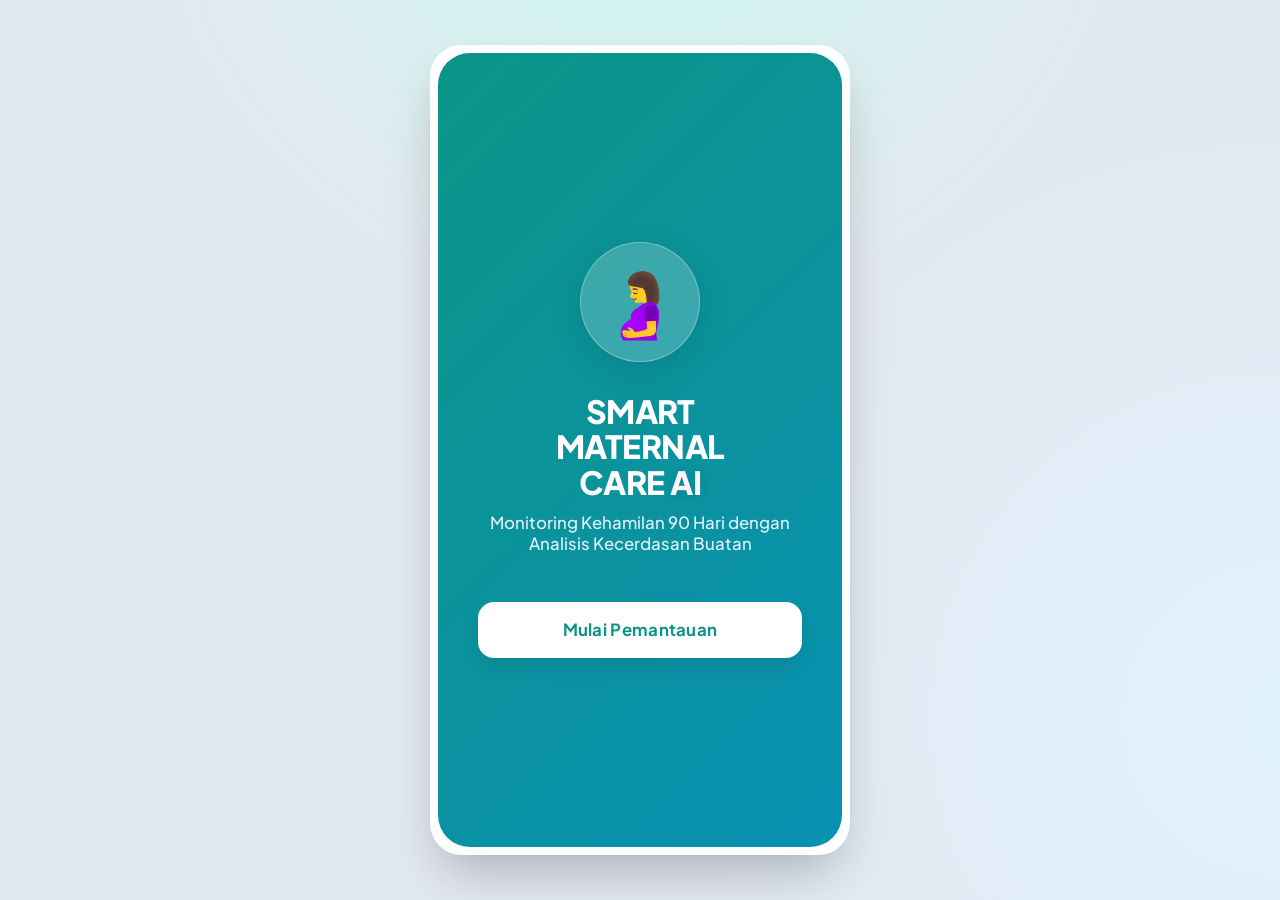
<file: index.html>
<!DOCTYPE html>
<html lang="id">
<head>
    <meta charset="UTF-8">
    <meta name="viewport" content="width=device-width, initial-scale=1.0">
    <title>Smart Maternal Care AI</title>
    <link rel="stylesheet" href="css/style.css">
</head>
<body>
    <div class="app-container">
        <main class="landing-page">
            <div class="hero-section">
                <div class="icon-wrapper">
                    <div class="icon-maternal">🤰</div>
                </div>
                <h1 class="app-title">SMART<br>MATERNAL<br>CARE <span>AI</span></h1>
                <p class="app-subtitle">Monitoring Kehamilan 90 Hari dengan Analisis Kecerdasan Buatan</p>
            </div>
            
            <div class="action-section" style="width: 100%;">
                <a href="register.html" class="btn btn-primary">Mulai Pemantauan</a>
            </div>
        </main>
    </div>

    <script>
        document.addEventListener("DOMContentLoaded", () => {
            const dataIbuTerdaftar = localStorage.getItem('ibu_hamil');
            
            if (dataIbuTerdaftar) {
                console.log("Ibu sudah terdaftar. Mengalihkan langsung ke Daily Tracker...");
                window.location.href = 'daily.html'; 
            }
        });
    </script>
</body>
</html>
</file>
<file: css/style.css>
@import url('https://fonts.googleapis.com/css2?family=Plus+Jakarta+Sans:wght@400;500;600;700;800&display=swap');

:root {
    --primary-color: #0d9488;
    --primary-gradient: linear-gradient(135deg, #0d9488 0%, #0891b2 100%);
    --secondary-color: #ec4899;
    --bg-color: #e2e8f0;
    --card-bg: rgba(255, 255, 255, 0.95);
    --text-main: #0f172a;
    --text-muted: #64748b;
    --border-color: #e2e8f0;
    --border-radius-lg: 24px;
    --border-radius-md: 16px;
    --shadow-soft: 0 10px 40px -10px rgba(0,0,0,0.08);
    --shadow-inner: inset 0 2px 4px 0 rgba(0, 0, 0, 0.04);
}

* { margin: 0; padding: 0; box-sizing: border-box; }

body {
    font-family: 'Plus Jakarta Sans', sans-serif;
    background-color: var(--bg-color);
    background-image: radial-gradient(circle at 50% -20%, #ccfbf1 0%, transparent 40%), 
                      radial-gradient(circle at 100% 80%, #e0f2fe 0%, transparent 40%);
    color: var(--text-main);
    display: flex;
    justify-content: center;
    align-items: center;
    min-height: 100vh;
}

/* Simulasi Device Modern */
.app-container {
    width: 100%;
    max-width: 420px;
    background-color: #f8fafc;
    min-height: 100vh;
    position: relative;
    display: flex;
    flex-direction: column;
    overflow: hidden;
}

@media (min-width: 480px) {
    .app-container {
        min-height: 90vh;
        border-radius: 32px;
        box-shadow: 0 25px 50px -12px rgba(0, 0, 0, 0.25);
        border: 8px solid #ffffff;
    }
}

/* --- Landing Page --- */
.landing-page {
    flex: 1;
    display: flex;
    flex-direction: column;
    justify-content: center;
    align-items: center;
    padding: 2.5rem;
    text-align: center;
    background: var(--primary-gradient);
    color: white;
    border-radius: inherit;
}

.hero-section {
    margin-bottom: 3rem;
    animation: fadeInUp 0.8s ease-out forwards;
}

.icon-wrapper {
    width: 120px;
    height: 120px;
    background: rgba(255, 255, 255, 0.2);
    border-radius: 50%;
    display: flex;
    align-items: center;
    justify-content: center;
    margin: 0 auto 2rem;
    backdrop-filter: blur(10px);
    border: 1px solid rgba(255, 255, 255, 0.3);
    box-shadow: 0 8px 32px rgba(0, 0, 0, 0.1);
}

.icon-maternal { font-size: 4rem; }

.app-title {
    font-size: 2rem;
    font-weight: 800;
    margin-bottom: 0.75rem;
    line-height: 1.1;
    letter-spacing: -0.5px;
}

.app-title span { color: #fdf2f8; text-shadow: 0 2px 10px rgba(0,0,0,0.1); }

.app-subtitle {
    font-size: 1.05rem;
    color: #e0f2fe;
    font-weight: 500;
}

/* --- Tombol Premium --- */
.btn {
    display: inline-block;
    width: 100%;
    text-align: center;
    padding: 1.1rem 1.5rem;
    border-radius: var(--border-radius-md);
    font-weight: 700;
    text-decoration: none;
    transition: all 0.3s cubic-bezier(0.4, 0, 0.2, 1);
    border: none;
    cursor: pointer;
    font-size: 1.05rem;
    letter-spacing: 0.3px;
}

.btn-primary {
    background: white;
    color: var(--primary-color);
    box-shadow: 0 10px 25px -5px rgba(0, 0, 0, 0.1);
}

.btn-primary:hover {
    transform: translateY(-3px);
    box-shadow: 0 15px 30px -5px rgba(0, 0, 0, 0.2);
}

.btn-gradient {
    background: var(--primary-gradient);
    color: white;
    box-shadow: 0 10px 20px -5px rgba(13, 148, 136, 0.4);
}

.btn-gradient:hover {
    transform: translateY(-2px);
    box-shadow: 0 15px 25px -5px rgba(13, 148, 136, 0.5);
}

/* --- Header & Form Styles --- */
.app-header {
    padding: 2.5rem 1.5rem 1.5rem;
    background: var(--primary-gradient);
    color: white;
    border-bottom-left-radius: 24px;
    border-bottom-right-radius: 24px;
    box-shadow: var(--shadow-soft);
}

.app-header h2 { font-size: 1.5rem; font-weight: 700; margin-bottom: 0.5rem; }
.app-header p { font-size: 0.9rem; color: #e0f2fe; opacity: 0.9; }

.form-container {
    padding: 1.5rem;
    flex: 1;
    overflow-y: auto;
    margin-top: -1.5rem;
}

.card {
    background-color: var(--card-bg);
    border-radius: var(--border-radius-lg);
    padding: 1.75rem 1.5rem;
    box-shadow: var(--shadow-soft);
    border: 1px solid rgba(255,255,255,0.8);
    backdrop-filter: blur(10px);
}

.form-group { margin-bottom: 1.5rem; }

.form-group label {
    display: block;
    font-size: 0.85rem;
    font-weight: 600;
    color: var(--text-muted);
    margin-bottom: 0.5rem;
    text-transform: uppercase;
    letter-spacing: 0.5px;
}

.input-wrapper { position: relative; }

.form-group input {
    width: 100%;
    padding: 1rem 1rem 1rem 3rem;
    border: 2px solid transparent;
    border-radius: var(--border-radius-md);
    font-size: 1rem;
    font-family: inherit;
    font-weight: 500;
    transition: all 0.3s ease;
    background-color: #f1f5f9;
    color: var(--text-main);
    box-shadow: var(--shadow-inner);
}

.form-group input:focus {
    outline: none;
    border-color: var(--primary-color);
    background-color: white;
    box-shadow: 0 0 0 4px rgba(13, 148, 136, 0.1);
}

.input-icon {
    position: absolute;
    left: 1rem;
    top: 50%;
    transform: translateY(-50%);
    color: #94a3b8;
    font-size: 1.25rem;
    transition: color 0.3s ease;
}

.form-group input:focus + .input-icon { color: var(--primary-color); }

/* Keyframes */
@keyframes fadeInUp {
    from { opacity: 0; transform: translateY(20px); }
    to { opacity: 1; transform: translateY(0); }
}

/* --- Progress Bar --- */
.progress-card {
    background: var(--primary-gradient);
    color: white;
    border-radius: var(--border-radius-lg);
    padding: 1.5rem;
    margin-top: 1rem;
    margin-bottom: 1.5rem;
    box-shadow: var(--shadow-soft);
}

.progress-header {
    display: flex;
    justify-content: space-between;
    align-items: center;
    margin-bottom: 1rem;
}

.progress-header h3 { font-size: 1.25rem; font-weight: 700; }
.progress-header span { font-size: 0.9rem; font-weight: 500; opacity: 0.9; }

.progress-track {
    width: 100%;
    height: 10px;
    background: rgba(255, 255, 255, 0.2);
    border-radius: 10px;
    overflow: hidden;
}

.progress-fill {
    height: 100%;
    background: white;
    border-radius: 10px;
    width: 0%;
    transition: width 0.5s ease-out;
}

/* --- Chips / Tombol Pilih (Yes/No) --- */
.chip-group {
    display: flex;
    gap: 0.75rem;
    margin-top: 0.5rem;
}

.chip-group input[type="radio"],
.chip-group input[type="checkbox"] {
    display: none;
}

.chip-group label {
    flex: 1;
    text-align: center;
    padding: 0.75rem 1rem;
    background: #f1f5f9;
    border: 2px solid transparent;
    border-radius: var(--border-radius-md);
    color: var(--text-muted);
    font-weight: 600;
    cursor: pointer;
    transition: all 0.2s ease;
    text-transform: none;
    letter-spacing: normal;
}

/* State Aktif untuk Radio/Checkbox */
.chip-group input[type="radio"]:checked + label,
.chip-group input[type="checkbox"]:checked + label {
    background: #f0fdfa;
    border-color: var(--primary-color);
    color: var(--primary-color);
}

/* --- Emoji Selector --- */
.emoji-group label {
    font-size: 2rem;
    padding: 0.5rem;
    background: transparent;
}
.emoji-group input[type="radio"]:checked + label {
    background: #f1f5f9;
    transform: scale(1.1);
}

/* --- Range Slider --- */
.slider-group {
    display: flex;
    align-items: center;
    gap: 1rem;
    margin-top: 0.5rem;
}

input[type="range"] {
    flex: 1;
    accent-color: var(--primary-color);
}

.slider-value {
    font-weight: 700;
    color: var(--primary-color);
    background: #e0f2fe;
    padding: 0.25rem 0.75rem;
    border-radius: 8px;
}

.section-title {
    font-size: 1.1rem;
    font-weight: 700;
    margin-bottom: 1.25rem;
    color: var(--text-main);
    display: flex;
    align-items: center;
    gap: 0.5rem;
}

.mt-2 { margin-top: 1rem; }
.mt-4 { margin-top: 1.5rem; }
.mb-4 { margin-bottom: 1.5rem; }
</file>
